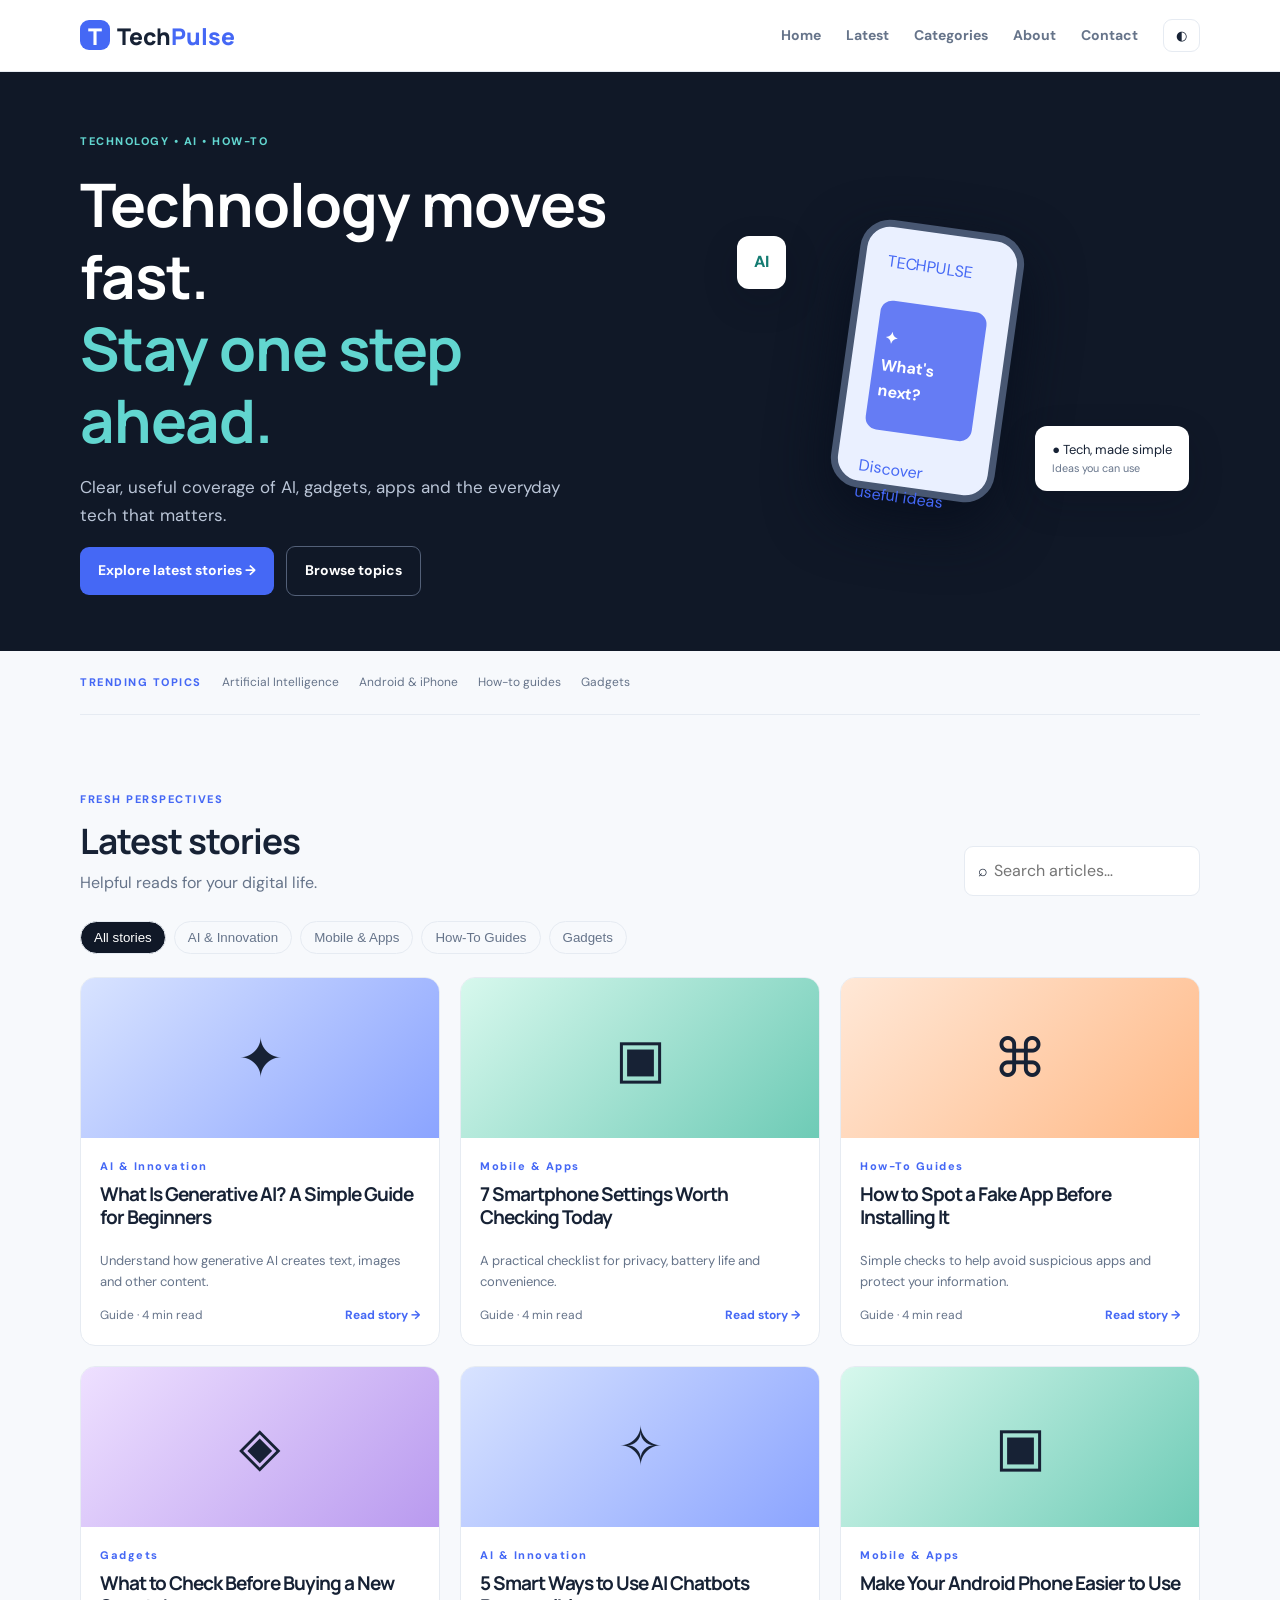
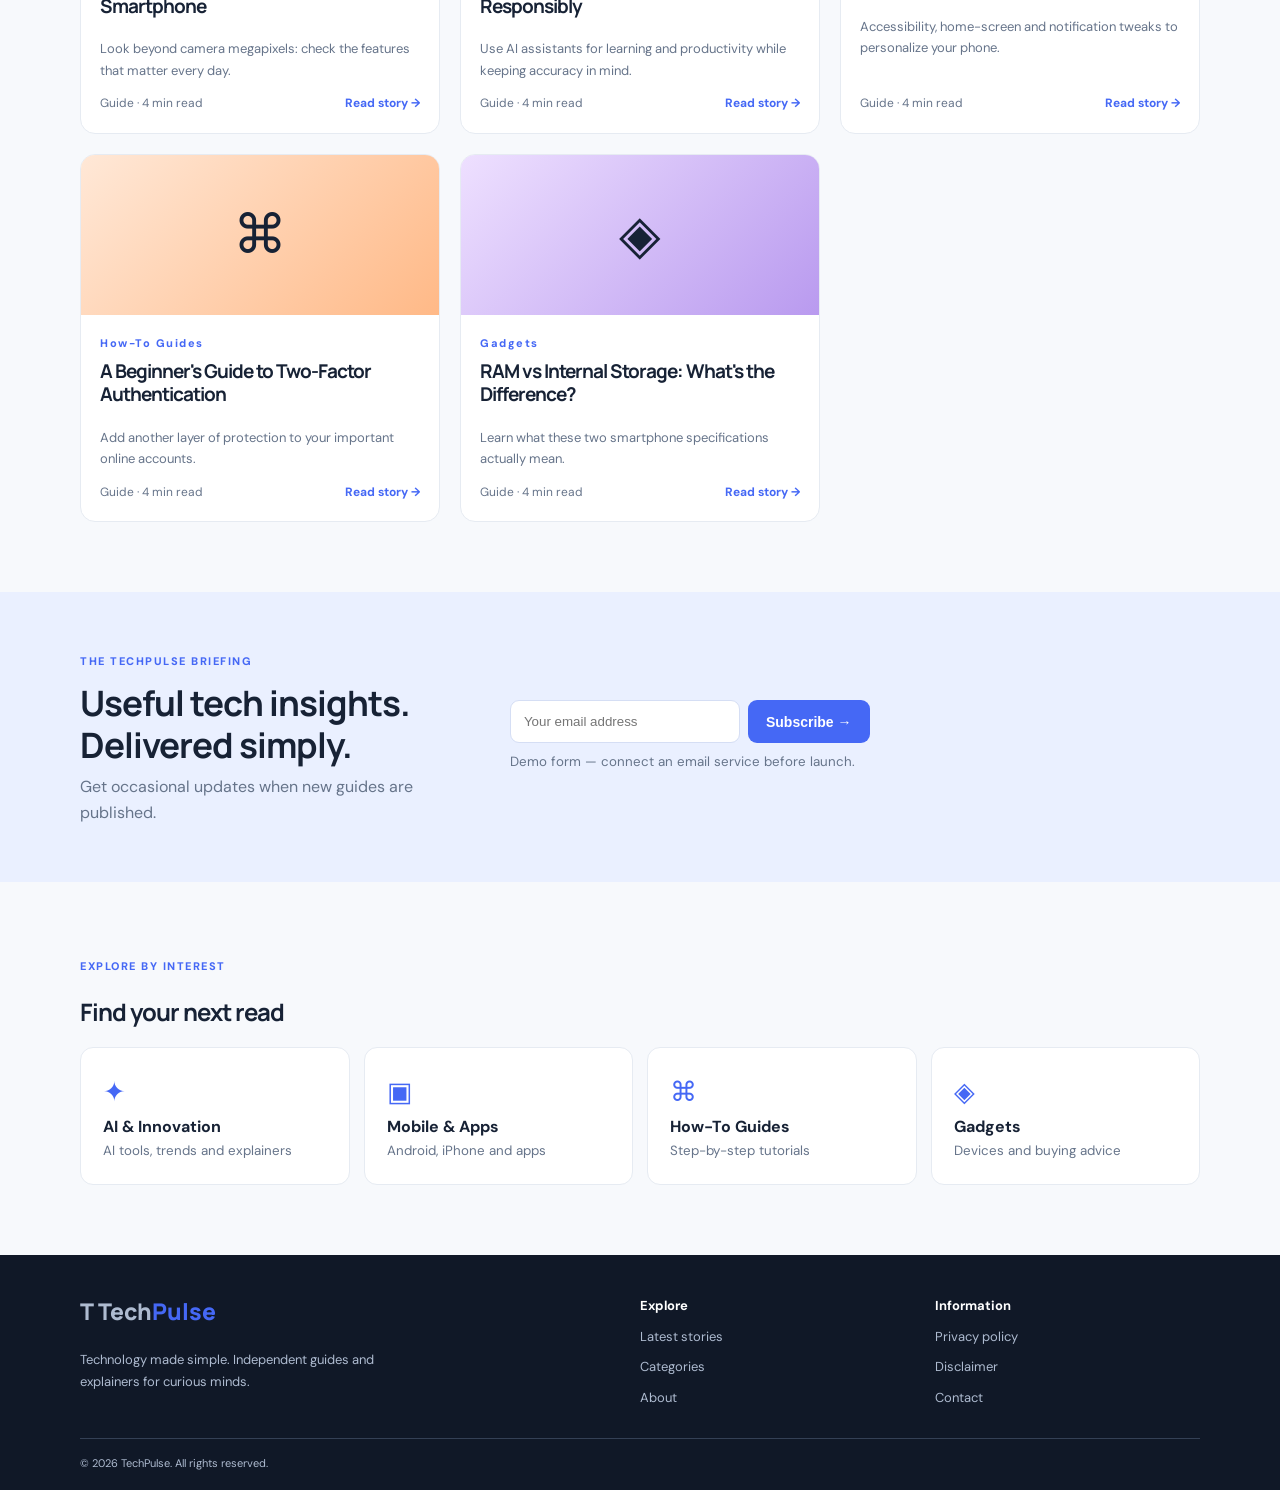
<file: index.html>
<!doctype html><html lang="en"><head><meta charset="utf-8"><meta name="viewport" content="width=device-width,initial-scale=1"><title>TechPulse — AI News, Tech Updates & Mobile Tips</title><meta name="description" content="Explore AI news, technology updates, smartphone tips, app guides and practical tutorials."><meta name="robots" content="index,follow"><link rel="canonical" href="https://example.com/"><meta property="og:title" content="TechPulse — Technology made simple"><meta property="og:description" content="AI news, tech updates, mobile tips and tutorials."><meta name="theme-color" content="#101827"><link rel="icon" href="assets/favicon.svg"><link rel="stylesheet" href="styles.css"><script type="application/ld+json">{"@context":"https://schema.org","@type":"WebSite","name":"TechPulse","url":"https://example.com/"}</script></head><body><header class="site-header"><div class="container nav-wrap"><a class="brand" href="index.html"><span class="brand-mark">T</span>Tech<span>Pulse</span></a><button class="menu-toggle" id="menuToggle">☰</button><nav id="mainNav"><a href="index.html">Home</a><a href="#latest">Latest</a><a href="#categories">Categories</a><a href="about.html">About</a><a href="contact.html">Contact</a></nav><button class="theme-toggle" id="themeToggle">◐</button></div></header><main><section class="hero"><div class="container hero-grid"><div><span class="eyebrow">TECHNOLOGY • AI • HOW-TO</span><h1>Technology moves fast.<br><em>Stay one step ahead.</em></h1><p>Clear, useful coverage of AI, gadgets, apps and the everyday tech that matters.</p><a class="btn" href="#latest">Explore latest stories →</a> <a class="btn secondary" href="#categories">Browse topics</a></div><div class="hero-art"><div class="chip">AI</div><div class="phone">TECHPULSE<b>✦<br>What's next?</b>Discover useful ideas</div><div class="float-card">● Tech, made simple<small>Ideas you can use</small></div></div></div></section><div class="container trending"><b class="tag">TRENDING TOPICS</b><a href="#latest" data-filter-link="AI & Innovation">Artificial Intelligence</a><a href="#latest" data-filter-link="Mobile & Apps">Android & iPhone</a><a href="#latest" data-filter-link="How-To Guides">How-to guides</a><a href="#latest" data-filter-link="Gadgets">Gadgets</a></div><section class="section container" id="latest"><div class="section-heading"><div><span class="eyebrow">FRESH PERSPECTIVES</span><h2>Latest stories</h2><p>Helpful reads for your digital life.</p></div><div class="search-box">⌕ <input id="searchInput" placeholder="Search articles…" aria-label="Search articles"></div></div><div class="filters"><button class="filter active" data-filter="All">All stories</button><button class="filter" data-filter="AI & Innovation">AI & Innovation</button><button class="filter" data-filter="Mobile & Apps">Mobile & Apps</button><button class="filter" data-filter="How-To Guides">How-To Guides</button><button class="filter" data-filter="Gadgets">Gadgets</button></div><div class="article-grid" id="articleGrid"></div><p class="empty-state" id="emptyState" hidden>No matching stories found.</p></section><section class="newsletter"><div class="container newsletter-inner"><div><span class="eyebrow">THE TECHPULSE BRIEFING</span><h2>Useful tech insights.<br>Delivered simply.</h2><p>Get occasional updates when new guides are published.</p></div><form id="newsletterForm"><input type="email" required placeholder="Your email address"><button class="btn">Subscribe →</button><small id="newsletterMessage">Demo form — connect an email service before launch.</small></form></div></section><section class="section container" id="categories"><span class="eyebrow">EXPLORE BY INTEREST</span><h2>Find your next read</h2><div class="category-grid"><a href="#latest" data-filter-link="AI & Innovation"><span>✦</span><b>AI & Innovation</b><small>AI tools, trends and explainers</small></a><a href="#latest" data-filter-link="Mobile & Apps"><span>▣</span><b>Mobile & Apps</b><small>Android, iPhone and apps</small></a><a href="#latest" data-filter-link="How-To Guides"><span>⌘</span><b>How-To Guides</b><small>Step-by-step tutorials</small></a><a href="#latest" data-filter-link="Gadgets"><span>◈</span><b>Gadgets</b><small>Devices and buying advice</small></a></div></section></main><footer><div class="container footer-grid"><div><a class="brand" href="index.html">T Tech<span>Pulse</span></a><p>Technology made simple. Independent guides and explainers for curious minds.</p></div><div><b>Explore</b><a href="#latest">Latest stories</a><a href="#categories">Categories</a><a href="about.html">About</a></div><div><b>Information</b><a href="privacy.html">Privacy policy</a><a href="disclaimer.html">Disclaimer</a><a href="contact.html">Contact</a></div></div><div class="container copyright">© <span id="year"></span> TechPulse. All rights reserved.</div></footer><script src="articles.js"></script><script src="script.js"></script></body></html>
</file>
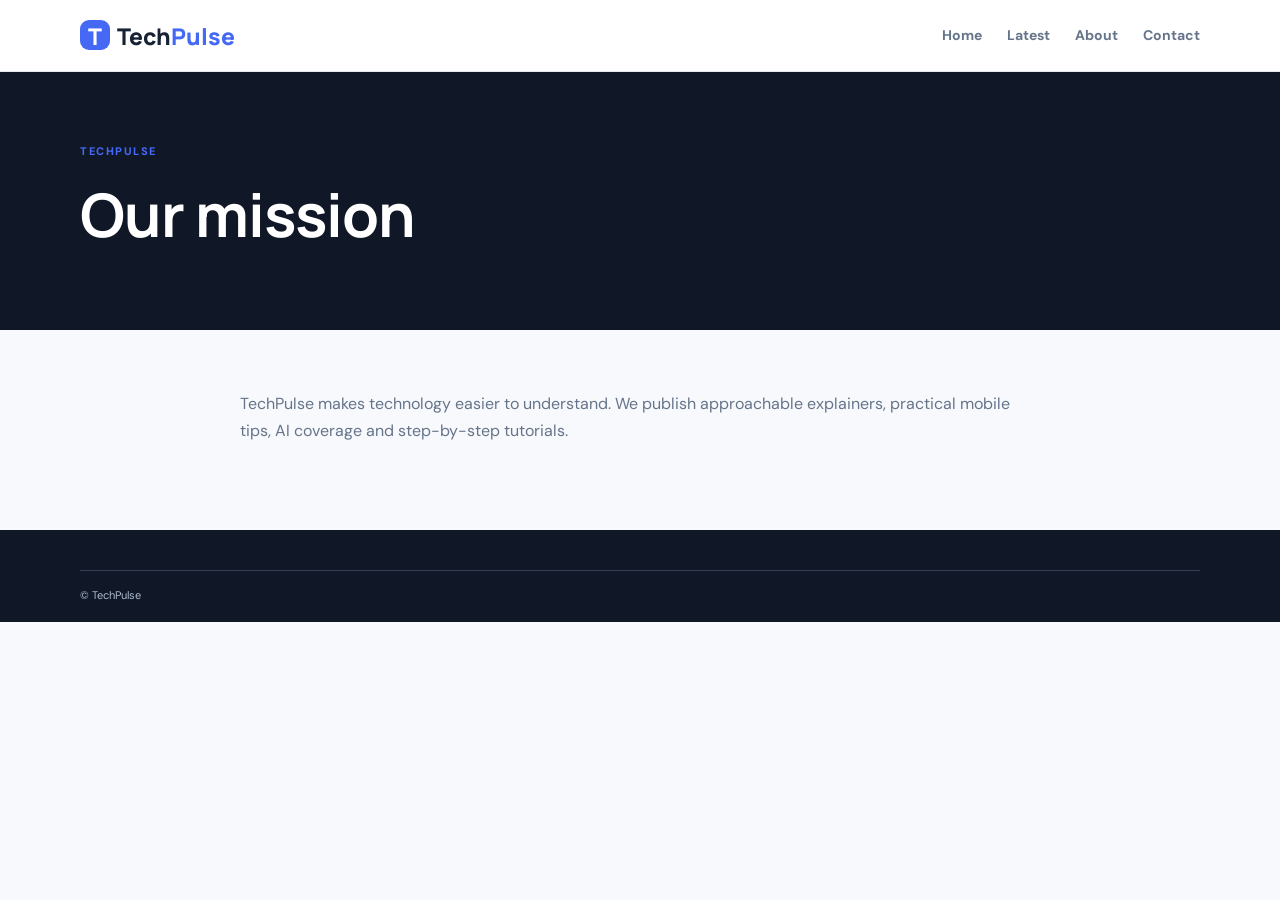
<file: about.html>
<!doctype html><html lang="en"><head><meta charset="utf-8"><meta name="viewport" content="width=device-width,initial-scale=1"><title>About TechPulse — TechPulse</title><meta name="description" content="TechPulse makes technology easier to understand. We publish approachable explainers, practical mobile tips, AI coverage and step-b"><link rel="stylesheet" href="styles.css"></head><body><header class="site-header"><div class="container nav-wrap"><a class="brand" href="index.html"><span class="brand-mark">T</span>Tech<span>Pulse</span></a><nav><a href="index.html">Home</a><a href="index.html#latest">Latest</a><a href="about.html">About</a><a href="contact.html">Contact</a></nav></div></header><section class="page-hero"><div class="container"><span class="eyebrow">TECHPULSE</span><h1>Our mission</h1></div></section><main class="container page-content"><p>TechPulse makes technology easier to understand. We publish approachable explainers, practical mobile tips, AI coverage and step-by-step tutorials.</p></main><footer><div class="container copyright">© TechPulse</div></footer></body></html>
</file>
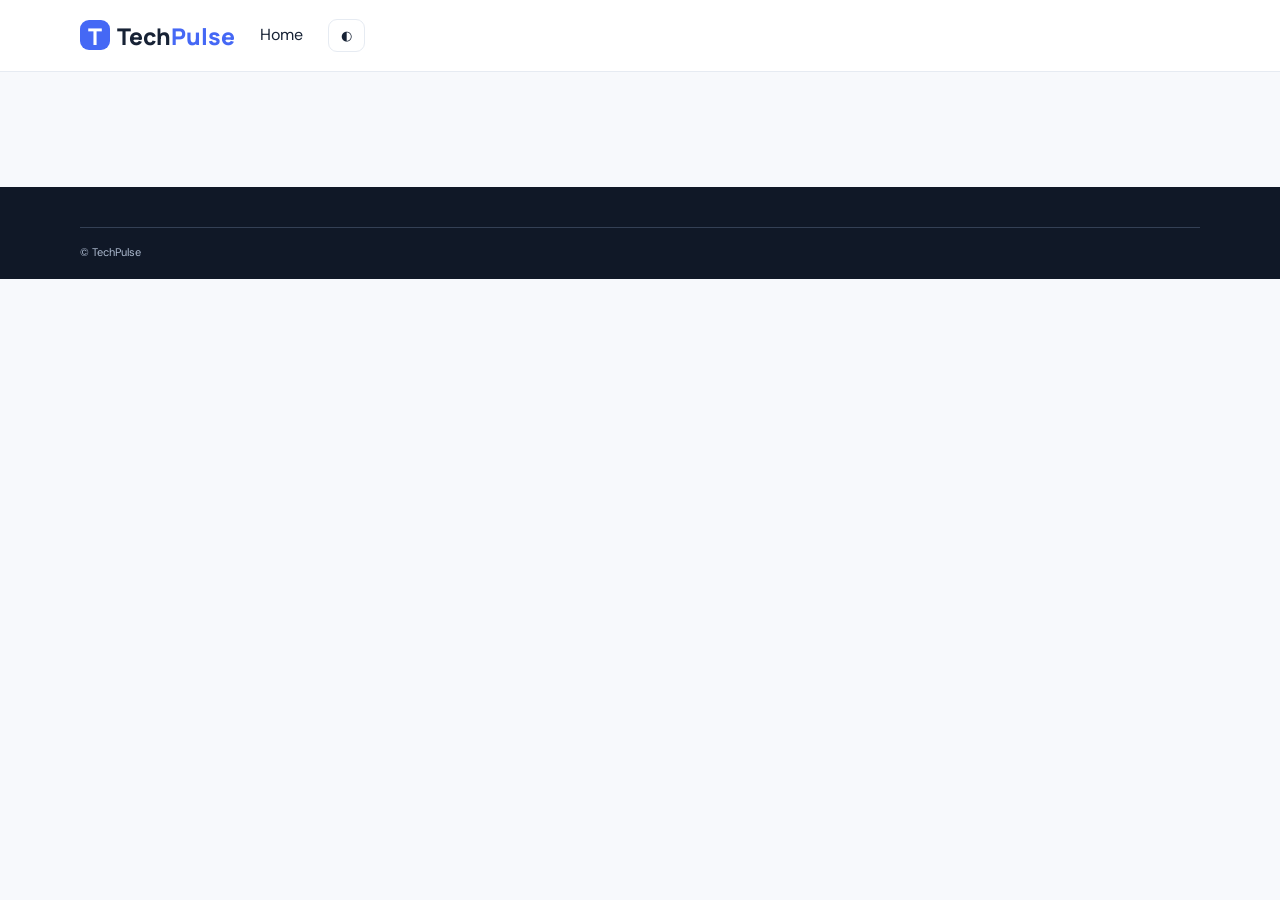
<file: article.html>
<!doctype html><html lang="en"><head><meta charset="utf-8"><meta name="viewport" content="width=device-width,initial-scale=1"><title>TechPulse Article</title><link rel="stylesheet" href="styles.css"><script src="articles.js"></script></head><body><header class="site-header"><div class="container nav-wrap"><a class="brand" href="index.html"><span class="brand-mark">T</span>Tech<span>Pulse</span></a><a href="index.html">Home</a><button class="theme-toggle" id="themeToggle">◐</button></div></header><main class="container page-content" id="story"></main><footer><div class="container copyright">© TechPulse</div></footer><script src="script.js"></script><script>const a=ARTICLES[Number(new URLSearchParams(location.search).get('id'))],r=document.getElementById('story');if(a){document.title=a.title+' — TechPulse';r.innerHTML='<a class="read-link" href="index.html#latest">← Back to stories</a><p class="tag">'+a.cat+'</p><h1>'+a.title+'</h1><p>'+a.desc+'</p><div class="article-art art-'+a.art+'" style="height:220px;border-radius:14px">'+a.icon+'</div><p>'+a.body+'</p><p><b>Editor's note:</b> This is an introductory guide. Check official product documentation for current details.</p>'}else r.innerHTML='<h1>Story not found</h1><a href="index.html">Return home</a>';</script></body></html>
</file>
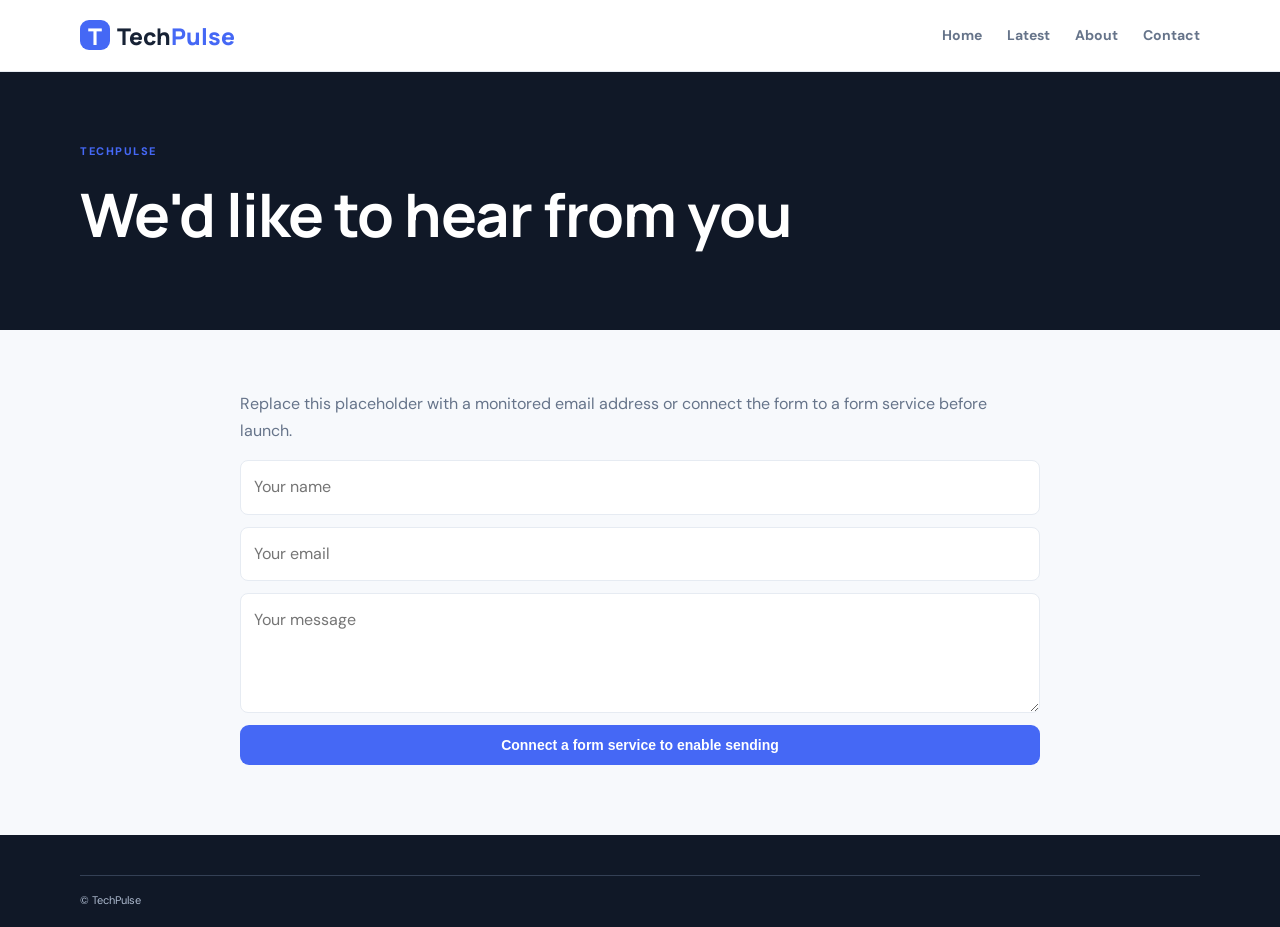
<file: contact.html>
<!doctype html><html lang="en"><head><meta charset="utf-8"><meta name="viewport" content="width=device-width,initial-scale=1"><title>Contact TechPulse — TechPulse</title><meta name="description" content="Replace this placeholder with a monitored email address or connect the form to a form service before launch."><link rel="stylesheet" href="styles.css"></head><body><header class="site-header"><div class="container nav-wrap"><a class="brand" href="index.html"><span class="brand-mark">T</span>Tech<span>Pulse</span></a><nav><a href="index.html">Home</a><a href="index.html#latest">Latest</a><a href="about.html">About</a><a href="contact.html">Contact</a></nav></div></header><section class="page-hero"><div class="container"><span class="eyebrow">TECHPULSE</span><h1>We'd like to hear from you</h1></div></section><main class="container page-content"><p>Replace this placeholder with a monitored email address or connect the form to a form service before launch.</p><form class="contact-form"><input required placeholder="Your name"><input required type="email" placeholder="Your email"><textarea required placeholder="Your message"></textarea><button class="btn" type="button">Connect a form service to enable sending</button></form></main><footer><div class="container copyright">© TechPulse</div></footer></body></html>
</file>
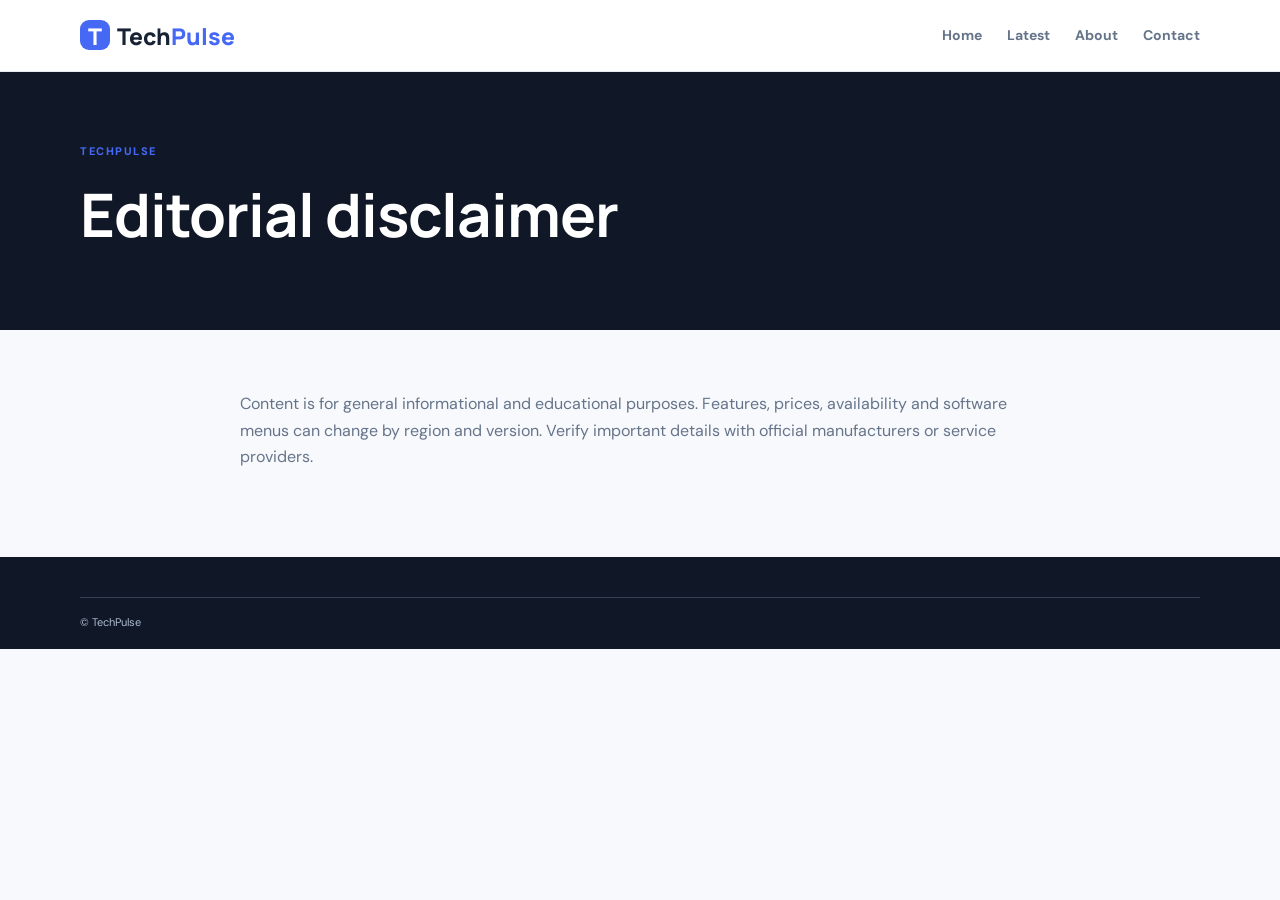
<file: disclaimer.html>
<!doctype html><html lang="en"><head><meta charset="utf-8"><meta name="viewport" content="width=device-width,initial-scale=1"><title>Disclaimer — TechPulse</title><meta name="description" content="Content is for general informational and educational purposes. Features, prices, availability and software menus can change by reg"><link rel="stylesheet" href="styles.css"></head><body><header class="site-header"><div class="container nav-wrap"><a class="brand" href="index.html"><span class="brand-mark">T</span>Tech<span>Pulse</span></a><nav><a href="index.html">Home</a><a href="index.html#latest">Latest</a><a href="about.html">About</a><a href="contact.html">Contact</a></nav></div></header><section class="page-hero"><div class="container"><span class="eyebrow">TECHPULSE</span><h1>Editorial disclaimer</h1></div></section><main class="container page-content"><p>Content is for general informational and educational purposes. Features, prices, availability and software menus can change by region and version. Verify important details with official manufacturers or service providers.</p></main><footer><div class="container copyright">© TechPulse</div></footer></body></html>
</file>
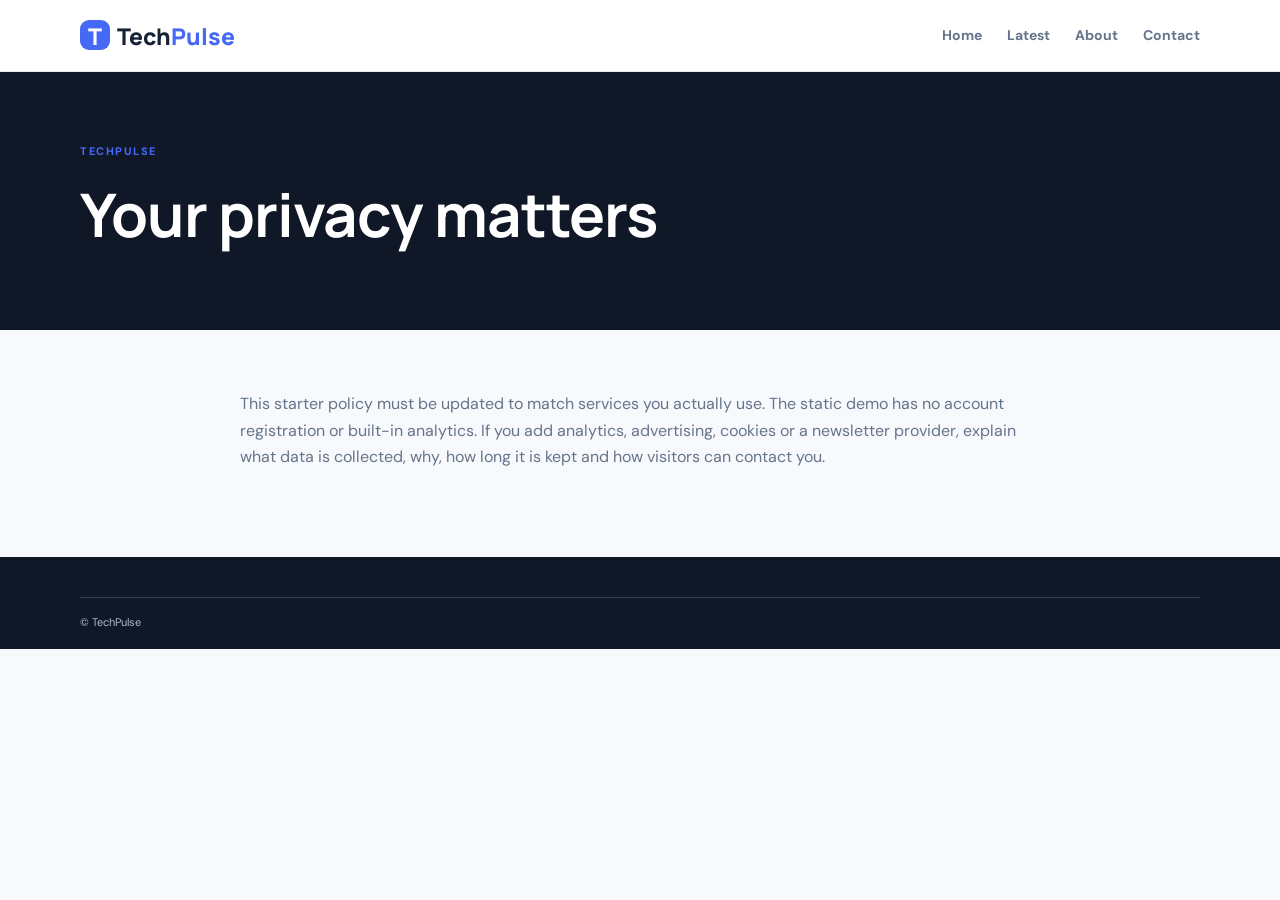
<file: privacy.html>
<!doctype html><html lang="en"><head><meta charset="utf-8"><meta name="viewport" content="width=device-width,initial-scale=1"><title>Privacy Policy — TechPulse</title><meta name="description" content="This starter policy must be updated to match services you actually use. The static demo has no account registration or built-in an"><link rel="stylesheet" href="styles.css"></head><body><header class="site-header"><div class="container nav-wrap"><a class="brand" href="index.html"><span class="brand-mark">T</span>Tech<span>Pulse</span></a><nav><a href="index.html">Home</a><a href="index.html#latest">Latest</a><a href="about.html">About</a><a href="contact.html">Contact</a></nav></div></header><section class="page-hero"><div class="container"><span class="eyebrow">TECHPULSE</span><h1>Your privacy matters</h1></div></section><main class="container page-content"><p>This starter policy must be updated to match services you actually use. The static demo has no account registration or built-in analytics. If you add analytics, advertising, cookies or a newsletter provider, explain what data is collected, why, how long it is kept and how visitors can contact you.</p></main><footer><div class="container copyright">© TechPulse</div></footer></body></html>
</file>
<file: styles.css>
@import url('https://fonts.googleapis.com/css2?family=DM+Sans:wght@400;600;700&family=Manrope:wght@600;700;800&display=swap');
:root{--bg:#f7f9fc;--surface:#fff;--ink:#172235;--muted:#66748a;--line:#e6ebf2;--blue:#4568f5;--cyan:#62d6d0;--navy:#101827}*{box-sizing:border-box}body{margin:0;background:var(--bg);color:var(--ink);font:16px 'DM Sans',sans-serif;line-height:1.65}a{color:inherit;text-decoration:none}.container{width:min(1120px,calc(100% - 36px));margin:auto}.site-header{height:72px;background:var(--surface);border-bottom:1px solid var(--line);position:sticky;top:0;z-index:5}.nav-wrap{height:100%;display:flex;align-items:center;gap:25px}.brand{font:800 23px Manrope}.brand span:last-child{color:var(--blue)}.brand-mark{display:inline-grid;place-items:center;background:var(--blue);color:white;width:30px;height:30px;border-radius:9px;margin-right:7px}.nav-wrap nav{display:flex;gap:25px;margin-left:auto}.nav-wrap nav a{font-size:14px;color:var(--muted);font-weight:700}.theme-toggle,.menu-toggle{border:1px solid var(--line);background:var(--surface);color:var(--ink);padding:8px 12px;border-radius:9px;cursor:pointer}.menu-toggle{display:none}.hero{background:var(--navy);color:white}.hero-grid{min-height:460px;display:grid;grid-template-columns:1fr 1fr;align-items:center;gap:30px;padding:55px 0}.eyebrow,.tag{font-size:11px;letter-spacing:1.5px;font-weight:800;color:var(--blue)}.hero .eyebrow{color:var(--cyan)}h1,h2,h3{font-family:Manrope;line-height:1.2;letter-spacing:-1px}h1{font-size:clamp(40px,5vw,60px);margin:15px 0}h1 em{color:var(--cyan);font-style:normal}.hero p{color:#bac5d7;max-width:500px;font-size:17px}.btn{display:inline-block;padding:12px 18px;border-radius:9px;background:var(--blue);color:white;font-weight:700;font-size:14px;border:0;cursor:pointer}.secondary{border:1px solid #536078;background:transparent;margin-left:8px}.hero-art{height:300px;display:grid;place-items:center;position:relative}.phone{height:270px;width:165px;border:7px solid #485772;border-radius:30px;background:#eaf0ff;padding:22px;color:var(--blue);transform:rotate(8deg);box-shadow:0 25px 60px #080f1e}.phone b{display:block;background:#657cf4;color:white;padding:25px 8px;border-radius:12px;margin:25px 0}.chip,.float-card{position:absolute;background:white;color:#172235;padding:13px 17px;border-radius:12px;box-shadow:0 12px 35px #080f1e33}.chip{top:25px;left:15%;color:#147c72;font-weight:800}.float-card{right:2%;bottom:20px;font-size:13px}.float-card small{display:block;color:#66748a}.trending{display:flex;gap:20px;align-items:center;flex-wrap:wrap;padding:22px 0;border-bottom:1px solid var(--line)}.trending a{font-size:12px;color:var(--muted)}.section{padding:70px 0}.section-heading{display:flex;justify-content:space-between;align-items:end;gap:20px;margin-bottom:25px}.section-heading h2,.newsletter h2{font-size:35px;margin:8px 0}.section-heading p,.newsletter p{color:var(--muted);margin:0}.search-box{border:1px solid var(--line);background:var(--surface);padding:10px 13px;border-radius:9px}.search-box input{border:0;outline:0;background:transparent;color:var(--ink);font:inherit}.filters{display:flex;gap:8px;flex-wrap:wrap;margin-bottom:23px}.filter{border:1px solid var(--line);background:transparent;color:var(--muted);padding:8px 13px;border-radius:30px;cursor:pointer}.filter.active{background:var(--navy);color:white}.article-grid{display:grid;grid-template-columns:repeat(3,1fr);gap:20px}.article-card{background:var(--surface);border:1px solid var(--line);border-radius:15px;overflow:hidden;display:flex;flex-direction:column}.article-art{height:160px;display:grid;place-items:center;font-size:54px}.art-ai{background:linear-gradient(135deg,#d8e3ff,#8ba4ff)}.art-mobile{background:linear-gradient(135deg,#d7f8ed,#6ecbb6)}.art-guide{background:linear-gradient(135deg,#ffe8d7,#ffb987)}.art-gadget{background:linear-gradient(135deg,#eee0ff,#b99aef)}.card-content{padding:19px;display:flex;flex-direction:column;flex:1}.card-content h3{font-size:19px;margin:8px 0}.card-content p{font-size:13px;color:var(--muted)}.card-foot{margin-top:auto;font-size:12px;color:var(--muted);display:flex;justify-content:space-between}.read-link{color:var(--blue);font-weight:700}.newsletter{background:#eaf0ff;padding:55px 0}.newsletter-inner{display:flex;justify-content:space-between;align-items:center;gap:30px}.newsletter form{display:flex;gap:8px;flex-wrap:wrap}.newsletter input{padding:13px;border:1px solid #d5def4;border-radius:9px;min-width:230px}.newsletter small{display:block;width:100%;color:var(--muted)}.category-grid{display:grid;grid-template-columns:repeat(4,1fr);gap:14px}.category-grid a{background:var(--surface);border:1px solid var(--line);border-radius:13px;padding:22px;display:flex;flex-direction:column}.category-grid span{font-size:27px;color:var(--blue)}.category-grid small{color:var(--muted)}footer{background:var(--navy);color:#aebbd0;padding:40px 0 18px}.footer-grid{display:grid;grid-template-columns:2fr 1fr 1fr;gap:30px;padding-bottom:30px}.footer-grid>div{display:flex;flex-direction:column;gap:9px;font-size:13px}.footer-grid p{max-width:300px}.footer-grid b{color:white}.copyright{border-top:1px solid #344055;padding-top:15px;font-size:11px}.page-hero{background:var(--navy);color:white;padding:65px 0}.page-content{max-width:800px;padding-top:45px;padding-bottom:70px}.page-content p{color:var(--muted)}.contact-form{display:grid;gap:12px}.contact-form input,.contact-form textarea{padding:13px;border:1px solid var(--line);border-radius:8px;background:var(--surface);color:var(--ink);font:inherit}.contact-form textarea{min-height:120px}body.dark{--bg:#0d1421;--surface:#151f30;--ink:#e9eff9;--muted:#9baac0;--line:#273449}body.dark .newsletter{background:#17243a}body.dark .newsletter input{background:#151f30;color:white}body.dark .site-header{background:#151f30}@media(max-width:760px){.menu-toggle{display:block;margin-left:auto}.nav-wrap nav{display:none;position:absolute;top:71px;left:0;right:0;background:var(--surface);padding:20px;flex-direction:column}.nav-wrap nav.open{display:flex}.hero-grid{grid-template-columns:1fr}.hero-art{height:250px}.article-grid{grid-template-columns:repeat(2,1fr)}.category-grid{grid-template-columns:repeat(2,1fr)}.newsletter-inner{align-items:flex-start;flex-direction:column}}@media(max-width:520px){.article-grid{grid-template-columns:1fr}.section-heading{align-items:flex-start;flex-direction:column}.search-box,.search-box input{width:100%}.newsletter form,.newsletter input{width:100%}.footer-grid{grid-template-columns:1fr 1fr}.footer-grid>div:first-child{grid-column:1/-1}}
</file>
